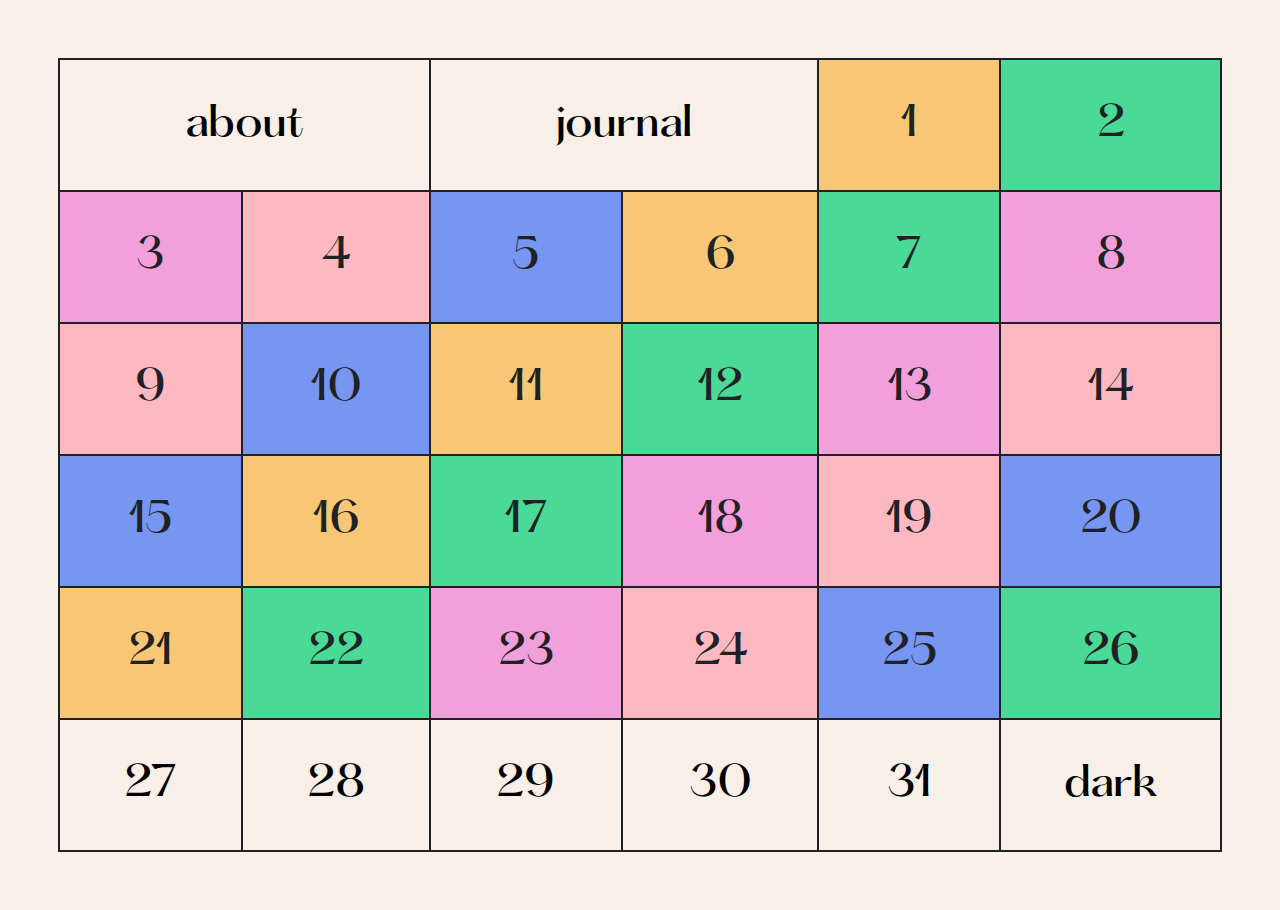
<file: index.html>
<!DOCTYPE html>
<html lang="en">
<head>
    <meta charset="UTF-8">
    <meta name="viewport" content="width=device-width, height=device-height, initial-scale=1.0">
    
    <title>pause</title>
<!-- CSS file link -->
    <link rel="stylesheet" href="style.css">
    
    <!-- Global site tag (gtag.js) - Google Analytics -->
<script async src="https://www.googletagmanager.com/gtag/js?id=G-QPN0B9W855"></script>
<script>
  window.dataLayer = window.dataLayer || [];
  function gtag(){dataLayer.push(arguments);}
  gtag('js', new Date());

  gtag('config', 'G-QPN0B9W855');
</script>
    
</head>





<body>
<!-- Javascript file link -->
    <script src="script.js"></script>
    

  <!-- all the classes for each date go here -->
<div class="grid-container">

<!-- navbar links -->
<div onclick="location.href='about.html'" style="cursor:pointer" class="about">about</div>
<div onclick="location.href='contact.html'" style="cursor:pointer" class="contact">journal</div>
 

<!------------------------------------------------>
<!------------------- ALL DATES ------------------>
<!------------------------------------------------>

<!-- MAY 1 -->
  <div onclick="may1()" class="item1">1</div>
  <script>
  if ((getDay1 >= 1)  ){
    day1[0].style.background='#f7c775'; day1[0].style.color='#202124'; day1[0].style.cursor='pointer';
    } else {
      day1[0].body;
    }
</script> 

<!-- MAY 2 -->
  <div onclick="may2()" class="item2">2</div>
  <script>
  if ((getDay1 >= 2)  ){
    day2[0].style.background='#4ad996'; day2[0].style.color='#202124'; day2[0].style.cursor='pointer';
    } else {
      day2[0].body;
    }
</script>

<!-- MAY 3 -->
  <div onclick="may3()" class="item3">3</div>
  <script>
  if ((getDay1 >= 3)  ){
    day3[0].style.background='#f2a0dc'; day3[0].style.color='#202124'; day3[0].style.cursor='pointer';
    } else {
  day3[0].body;
  }
</script>

<!-- MAY 4 -->
  <div onclick="may4()" class="item4">4</div>
  <script>
  if ((getDay4 >= 4)  ){
    day4[0].style.background='#feb8c2'; day4[0].style.color='#202124'; day4[0].style.cursor='pointer';
    } else {
  day4[0].body;
  }
</script>

<!-- MAY 5 -->
  <div onclick="may5()" class="item5">5</div>
  <script>
  if ((getDay5 >= 5)  ){
    day5[0].style.background='#7796f2'; day5[0].style.color='#202124'; day5[0].style.cursor='pointer';
  } else {
  day5[0].body;
  }
</script>

<!-- MAY 6 -->
  <div onclick="may6()" class="item6">6</div>
  <script>
  if ((getDay6 >= 6)    ){
    day6[0].style.background='#f7c775'; day6[0].style.color='#202124'; day6[0].style.cursor='pointer';
  } else {
  day6[0].body;
  }
</script>

<!-- MAY 7 -->
  <div onclick="may7()" class="item7">7</div>
  <script>
  if ((getDay7 >= 7)  ){
    day7[0].style.background='#4ad996'; day7[0].style.color='#202124'; day7[0].style.cursor='pointer';
  } else {
  day7[0].body;
  }
</script>

<!-- MAY 8 -->
  <div onclick="may8()" class="item8">8</div>
  <script>
  if ((getDay8 >= 8)  ){
    day8[0].style.background='#f2a0dc'; day8[0].style.color='#202124'; day8[0].style.cursor='pointer';
  } else {
  day8[0].body;
  }
</script>

<!-- MAY 9 -->
  <div onclick="may9()" class="item9">9</div>
  <script>
  if ((getDay9 >= 9)  ){
    day9[0].style.background='#feb8c2'; day9[0].style.color='#202124'; day9[0].style.cursor='pointer';
  } else {
  day9[0].body;
  }
</script>

<!-- MAY 10 -->
  <div onclick="may10()" class="item10">10</div>
  <script>
  if ((getDay10 >= 10)  ){
    day10[0].style.background='#7796f2'; day10[0].style.color='#202124'; day10[0].style.cursor='pointer';
  } else {
  day10[0].body;
  }
</script>

<!-- MAY 11 -->
  <div onclick="may11()" class="item11">11</div>
  <script>
  if ((getDay11 >= 11)  ){
    day11[0].style.background='#f7c775'; day11[0].style.color='#202124'; day11[0].style.cursor='pointer';
  } else {
  day11[0].body;
  }
</script>

<!-- MAY 12 -->
  <div onclick="may12()" class="item12">12</div>
  <script>
  if ((getDay12 >= 12)  ){
    day12[0].style.background='#4ad996'; day12[0].style.color='#202124'; day12[0].style.cursor='pointer';
  } else {
  day12[0].body;
  }
</script>

<!-- MAY 13 -->
  <div onclick="may13()" class="item13">13</div>
  <script>
  if ((getDay13 >= 13)  ){
    day13[0].style.background='#f2a0dc'; day13[0].style.color='#202124'; day13[0].style.cursor='pointer';
  } else {
  day13[0].body;
  }
</script>

<!-- MAY 14 -->
  <div onclick="may14()" class="item14">14</div>
  <script>
   if ((getDay14 >= 14)  ){
    day14[0].style.background='#feb8c2'; day14[0].style.color='#202124'; day14[0].style.cursor='pointer';
  } else {
  day14[0].body;
  }
</script>

<!-- MAY 15 -->
  <div onclick="may15()" class="item15">15</div>
  <script>
  if ((getDay15 >= 15)  ){
    day15[0].style.background='#7796f2'; day15[0].style.color='#202124'; day15[0].style.cursor='pointer';
  } else {
  day15[0].body;
  }
</script>

<!-- MAY 16 -->
  <div onclick="may16()" class="item16">16</div>
  <script>
  if ((getDay16 >= 16)  ){
    day16[0].style.background='#f7c775'; day16[0].style.color='#202124'; day16[0].style.cursor='pointer';
  } else {
  day16[0].body;
  }
</script>

<!-- MAY 17 -->
  <div onclick="may17()" class="item17">17</div>
  <script>
  if ((getDay17 >= 17)  ){
    day17[0].style.background='#4ad996'; day17[0].style.color='#202124'; day17[0].style.cursor='pointer';
  } else {
  day17[0].body;
  }
</script>

<!-- MAY 18 -->
  <div onclick="may18()" class="item18">18</div>
  <script>
  if ((getDay18 >= 18)  ){
    day18[0].style.background='#f2a0dc'; day18[0].style.color='#202124'; day18[0].style.cursor='pointer';
  } else {
  day18[0].body;
  }
</script>

<!-- MAY 19 -->
  <div onclick="may19()" class="item19">19</div>
  <script>
  if ((getDay19 >= 19)  ){
    day19[0].style.background='#feb8c2'; day19[0].style.color='#202124'; day19[0].style.cursor='pointer';
  } else {
  day19[0].body;
  }
</script>

<!-- MAY 20 -->
  <div onclick="may20()" class="item20">20</div>
  <script>
  if ((getDay20 >= 20)  ){
    day20[0].style.background='#7796f2'; day20[0].style.color='#202124'; day20[0].style.cursor='pointer';
  } else {
  day20[0].body;
  }
</script>

<!-- MAY 21 -->
  <div onclick="may21()" class="item21">21</div>
  <script>
  if ((getDay21 >= 21)  ){
    day21[0].style.background='#f7c775'; day21[0].style.color='#202124'; day21[0].style.cursor='pointer';
  } else {
  day21[0].body;
  }
</script>

<!-- MAY 22 -->
  <div onclick="may22()" class="item22">22</div>
  <script>
  if ((getDay22 >= 22)  ){
    day22[0].style.background='#4ad996'; day22[0].style.color='#202124'; day22[0].style.cursor='pointer';
  } else {
  day22[0].body;
  }
</script>

<!-- MAY 23 -->
  <div onclick="may23()" class="item23">23</div>
  <script>
  if ((getDay23 >= 23)  ){
    day23[0].style.background='#f2a0dc'; day23[0].style.color='#202124'; day23[0].style.cursor='pointer';
  } else {
  day23[0].body;
  }
</script>

<!-- MAY 24 -->
  <div onclick="may24()" class="item24">24</div>
  <script>
  if ((getDay24 >= 24)  ){
    day24[0].style.background='#feb8c2'; day24[0].style.color='#202124'; day24[0].style.cursor='pointer';
  } else {
  day24[0].body;
  }
</script>

<!-- MAY 25 -->
  <div onclick="may25()" class="item25">25</div>
  <script>
  if ((getDay25 >= 25)  ){
    day25[0].style.background='#7796f2'; day25[0].style.color='#202124'; day25[0].style.cursor='pointer';
  } else {
  day25[0].body;
  }
</script>

<!-- MAY 26 -->
  <div onclick="may26()" class="item26">26</div>
  <script>
  if ((getDay26 >= 26)  ){
    day26[0].style.background='#4ad996'; day26[0].style.color='#202124'; day26[0].style.cursor='pointer';
  } else {
  day26[0].body;
  }
</script>

<!-- MAY 27 -->
  <div onclick="may27()" class="item27">27</div>
  <script>
  if ((getDay27 >= 27)  ){
    day27[0].style.background='#4ad996'; day27[0].style.color='#202124'; day27[0].style.cursor='pointer';
  } else {
  day27[0].body;
  }
</script>

<!-- MAY 28 -->
  <div onclick="may28()" class="item28">28</div>
  <script>
  if ((getDay28 >= 28)  ){
    day28[0].style.background='#f2a0dc'; day28[0].style.color='#202124'; day28[0].style.cursor='pointer';
  } else {
  day28[0].body;
  }
</script>

<!-- MAY 29 -->
  <div onclick="may29()" class="item29">29</div>
  <script>
  if ((getDay29 >= 39) ){
    day29[0].style.background='#feb8c2'; day29[0].style.color='#202124'; day29[0].style.cursor='pointer';
  } else {
  day29[0].body;
  }
</script>

<!-- MAY 30 -->
  <div onclick="may30()" class="item30">30</div>
  <script> 
  if ((getDay30 >=  30) ){
    day30[0].style.background='#7796f2'; day30[0].style.color='#202124'; day30[0].style.cursor='pointer';
  } else {
  day30[0].body;
  }
</script>

<!-- MAY 31 -->
  <div onclick="may31()" class="item31">31</div>
  <script>
  if ((getDay31 >= 31) ){
    day31[0].style.background='#4ad996'; day31[0].style.color='#202124'; day31[0].style.cursor='pointer';
  } else {
  day31[0].body;
  }
</script> 












<!--  could do a for loop 31 times to create divs. use string interpolation for class items -->
  
<!-- on click, run the functions which change to dark mode and toggle the text. 
     code adapted from https://www.w3schools.com/howto/tryit.asp?filename=tryhow_js_toggle_dark_mode
                     & https://www.w3schools.com/howto/howto_js_toggle_text.asp-->

  <div onclick="darkMode()"class="toggle"><div id="toggleDIV">dark</div></div>

  <!-- event listener on click usign dom method -->

</div>

<!-- <p id="DateToday"></p>

<script>
const d = new Date();
document.getElementById("DateToday").innerHTML = d.getDate();
 -->



<!-- </script> -->
</body>
</html>













<!-- stuff to ignore / tests  -->


  <!-- <a href="about.html">  <div class="item0">navbar links can go here</div></a> -->
</file>
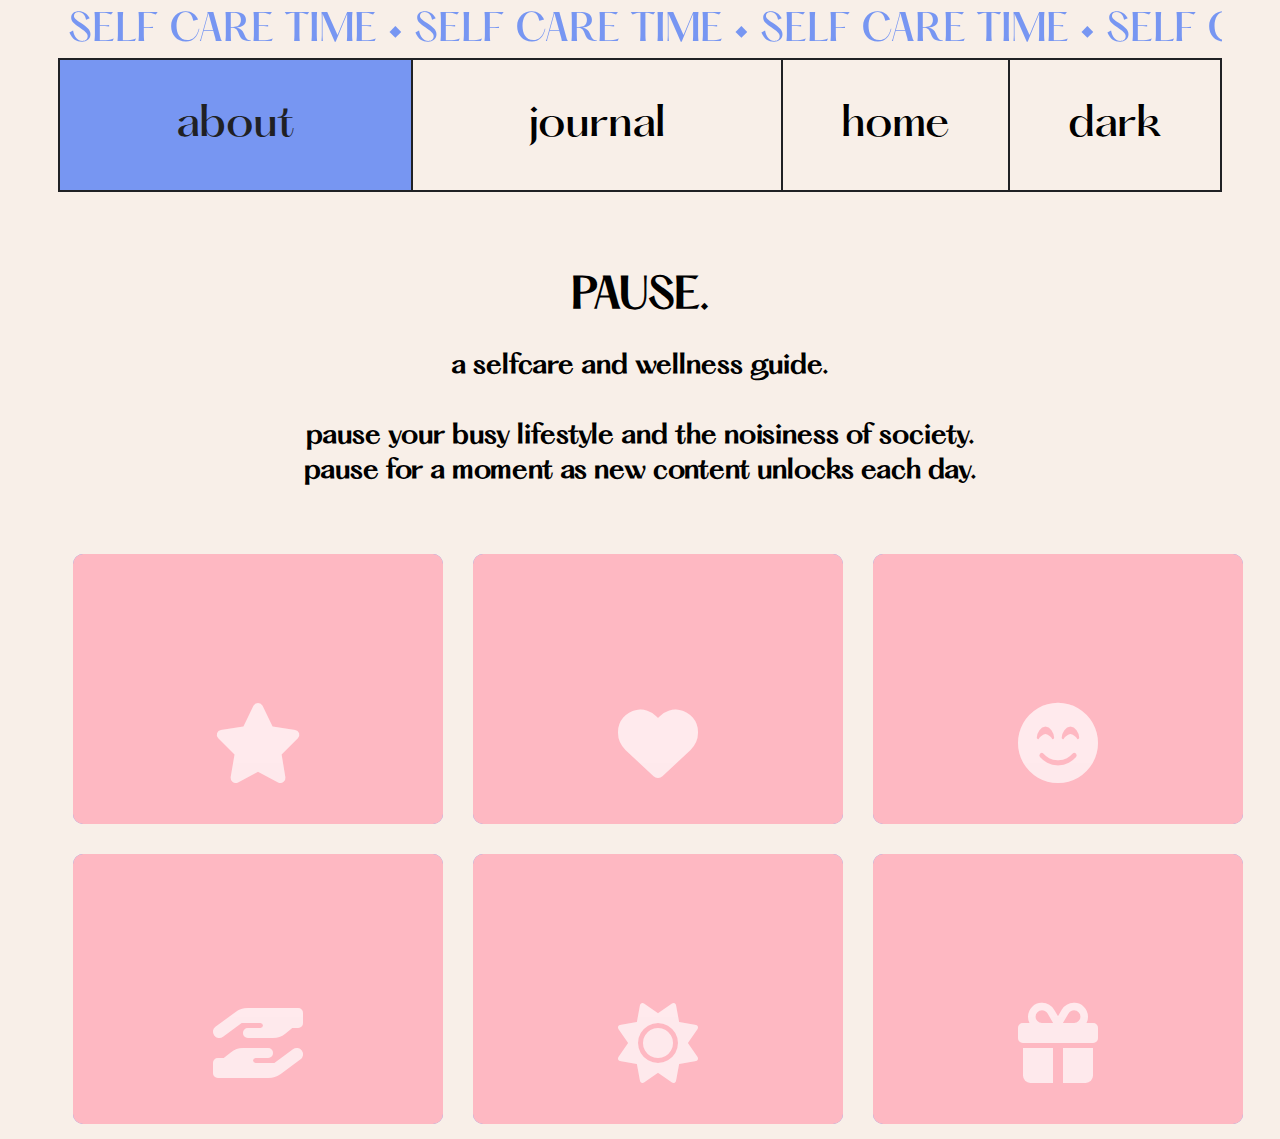
<file: about.html>
<!DOCTYPE html>
<html lang="en">
<head>
    <meta charset="UTF-8">
    <meta name="viewport" content="width=device-width, initial-scale=1.0">
    <title>pause</title>
    <link rel="stylesheet" href="about.css">
    <link rel="stylesheet" href="https://cdnjs.cloudflare.com/ajax/libs/font-awesome/6.1.1/css/all.min.css">
</head>


<body>

<!-- TEST. scrolling text (marquee). reference can be found here: https://www.w3schools.in/html/marquee-tag -->
  
<div class="marquee">
    <div class="track">
      <div class="content" >&nbsp;SELF CARE TIME • SELF CARE TIME • SELF CARE TIME • SELF CARE TIME • SELF CARE TIME • SELF CARE TIME • SELF CARE TIME • SELF CARE TIME • </div>
    </div>
  </div>


<!-- NAVBAR CONTENT -->
<div class="navBar">
    <div onclick="location.href='about.html'" style="cursor:pointer; background-color: #7796f2; color: #202124;" class="about">about</div>
    <!-- inline css to indicate page to users -->
<div onclick="location.href='contact.html'" style="cursor:pointer;" class="contact">journal</div>
    <div onclick="location.href='index.html'" style="cursor:pointer" class="back">home</div>
    <div onclick="darkMode()"class="toggle"><div id="toggleDIV">dark</div></div>
</div>


<div class="pauseTitle"><h1>PAUSE.</h1></div>
<div class="pauseContent"><h2>a selfcare and wellness guide. <br><br>pause your busy lifestyle and the noisiness of society.<br>pause for a moment as new content unlocks each day.</h2></div>

    <div class="container">
        <div class="box">
            <div class="icon"><i class="fa fa-star"></i></div>
            <div class="content">
                <h3>self awareness</h3>
                <p> take the time to understand your thoughts and feelings and how they manifest within you </p>
                <p> acknowledge your thoughts and feelings instead of faking it </p>
            </div>
        </div>
    </div>
    <div class="container">
         <div class="box">
            <div class="icon"><i class="fa fa-heart"></i></div>
            <div class="content">
                <h3>self care</h3>
                <p> this is the action you take to take care of your health and wellbeing </p>
                <p> it incorporates the basics like what you eat and drink as well as the things you do to stay fit and healthy</p>
            </div>
        </div>  
    </div>
     <div class="container">
        <div class="box">
            <div class="icon"><i class="fa fa-face-smile-beam"></i></div>
            <div class="content">
                <h3>importance</h3>
                <p> being self-aware and taking care of yourself puts you in control of your life and body </p>
                <p> they put the things that matter to you first and can contribute to your happiness and wellbeing</p>
            </div>
        </div>
    </div>
    <div class="container">
         <div class="box">
            <div class="icon"><i class="fa fa-hand-holding-hand" aria-hidden="true"></i></div>
            <div class="content">
                <h3>sharing with others</h3>
                <p> being open and honest with others is a great way to lift the pressure and reduce stigma around mental health concerns </p>
                <p>sharing creates a positive and supportive environment in your life</p>
            </div>
        </div>
    </div>
     <div class="container">
        <div class="box">
            <div class="icon"><i class="fa fa-sun" aria-hidden="true"></i></div>
            <div class="content">
                <h3>breathe and stretch</h3>
                <p> start your day by stetching your muscles and taking a few deep, controlled  breaths</p>
                <p>this allows your body to adjust to the day and is a gentle and effective way to wake up</p>
             </div>
        </div>
    </div>
    <div class="container">
        <div class="box">
            <div class="icon"><i class="fa fa-gift" aria-hidden="true"></i></div>
            <div class="content">
                <h3>do something you enjoy</h3>
                <p> it is important to treat yourself and do something that makes you happy </p>
                <p> this can remind you that there is something to be grateful for, even in hard times </p>
            </div>
        </div>
    </div>



<!-- Javascript file link -->
<script src="script.js"></script>

</body>
</html>
</file>
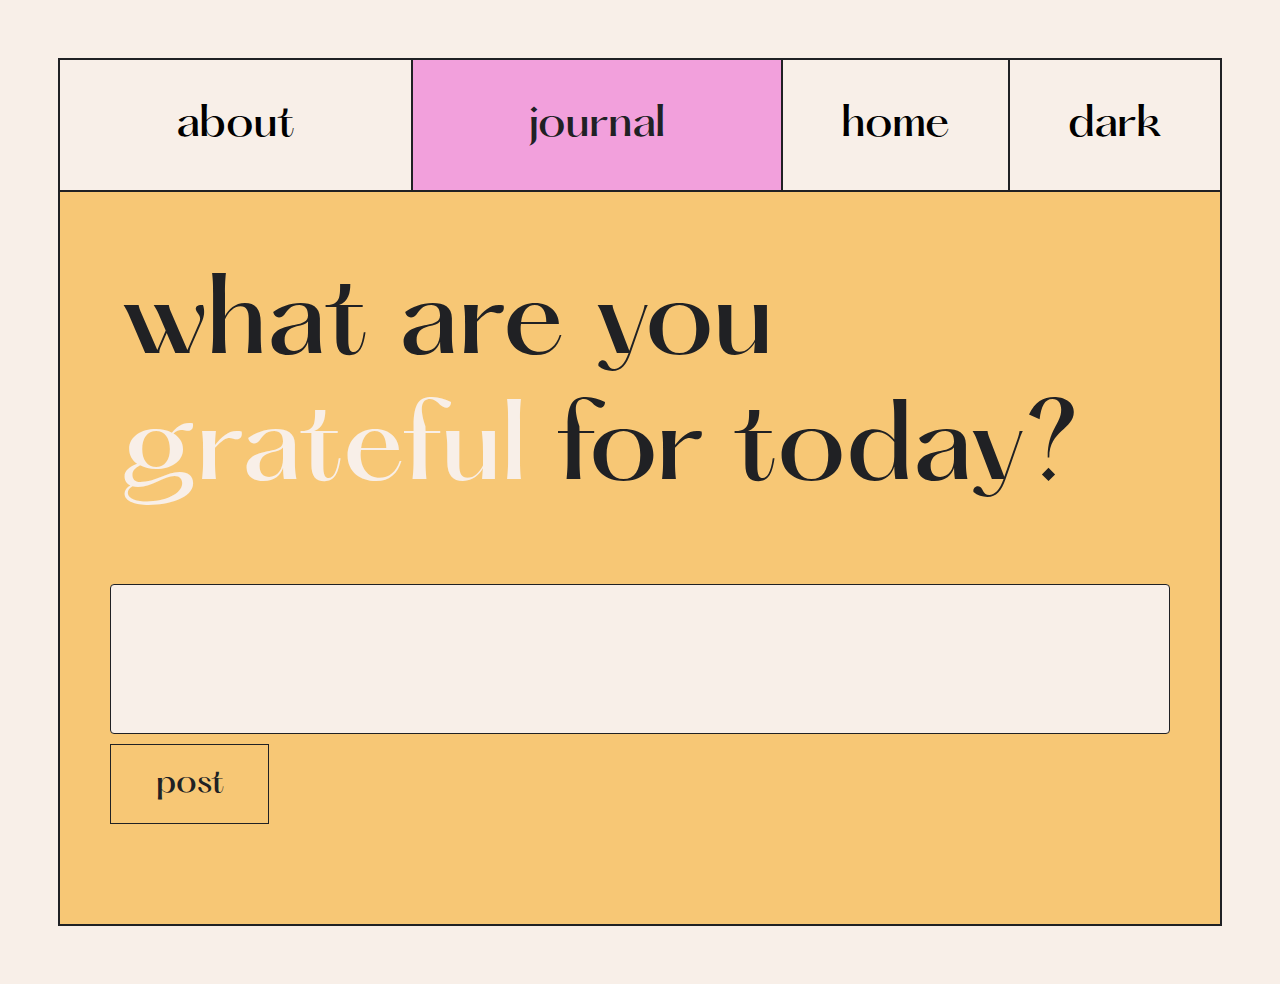
<file: contact.html>
<!DOCTYPE html>
<html lang="en">
<head>
    <meta charset="UTF-8">
    <meta name="viewport" content="width=device-width, initial-scale=1.0">
    <title>pause</title>
    <link rel="stylesheet" href="journal.css">

    <!-- typeface -->
    <link rel="preconnect" href="https://fonts.googleapis.com">
    <link rel="preconnect" href="https://fonts.gstatic.com" crossorigin>
    <link href="https://fonts.googleapis.com/css2?family=Lato:wght@300;400&display=swap" rel="stylesheet">

</head>
<body>
<!-- Javascript file link -->

<!-- NAVBAR CONTENT -->
<div class="navBar">
    <div onclick="location.href='about.html'" style="cursor:pointer" class="about">about</div>
    <!-- inline css to indicate page to users -->
<div onclick="location.href='contact.html'" style="cursor:pointer; background-color: #F2A0DC; color: #202124 ;" class="contact">journal</div>
    <div onclick="location.href='index.html'" style="cursor:pointer" class="back">home</div>
    <div onclick="darkMode()"class="toggle"><div id="toggleDIV">dark</div></div>
</div>


<!-- JOURNAL TEXTAREA CONTENT -->
<div class="journalContainer">
    <!-- <label for="comment" name="comment" style="font-size:100px;">what are you <br> <span style="font-family:GrandSlang; font-style:italic;">grateful</span> &nbspfor today?</label> -->
    <label for="comment" name="comment" style="font-size:100px;">what are you <br><span class="grateful";">grateful</span> for today?</label>

      

   
    <textarea id="comment"></textarea>
    <button id="addComments">post</button>
    <div id="allComments"></div>
</div>

<script src="journal.js"></script>



  
</body>
</html>
</file>
<file: style.css>
/* loads the font file */
@font-face {
    font-family: "PPHatton";
    src: url("PPHatton-Medium.otf") format("opentype");
    font-style: "medium";
  }

  @font-face {
    font-family: "PPHattonBold";
    src: url("PPHatton-Bold.otf") format("opentype");
    font-style: bold;
  }



/* general body styling, the stuff 'behind' the grid */

body {
    background-color: #f8efe8;
    padding: 50px;
    overflow-y: scroll; 
    -ms-overflow-style: none;  /* IE and Edge */
    scrollbar-width: none;  /* Firefox */
  }

  body::-webkit-scrollbar{
    display:none;
}

/* ----- dark mode style ----- */
.dark-mode {
    background-color: #202124;
    padding: 50px;
  }

.dark-mode .grid-container > div {
    background-color: #202124;
    color: #f8efe8;
  }

.dark-mode .grid-container {
    background-color: #f8efe8;
  }




/* refer to https://www.w3schools.com/css/css_grid.asp for more on grids  */

.grid-container {
  display: grid;

  grid-template-columns: auto auto auto;
  gap: 2px;
  background-color: #202124; 
  font-family: "PPHatton";
  padding: 2px;
}

.grid-container > div {
  background-color: #f8efe8; 
  text-align: center;
  padding: 40px 0;
  font-size: 40px;
}



/* navBar includes about, contact and back buttons across all html pages */

.navBar {
  display: grid;
  grid-template-columns: auto auto auto;
  gap: 2px;
  background-color: #202124; 
  font-family: "PPHatton";
  padding: 2px;
}

.navBar > div {
  background-color: #f8efe8;
  text-align: center;
  padding: 40px 0;
  font-size: 40px;
}

/* positions dark mode button in navbar*/
.navBar .toggle{
  grid-column-start: 6;  
  grid-column-end: 7;
}

/* positions back button in navbar */
.navBar .back {
  grid-column-start: 5;  
  grid-column-end: 6;
   /* border-top-left-radius: 2cm; */

}

/* dark mode styling for navBar */
.dark-mode .navBar {
    background-color: #f8efe8; 

}

.dark-mode .navBar > div {
  background-color: #202124;
  color: #f8efe8;
  text-align: center;
  padding: 40px 0;
  font-size: 40px;
}




/* ----- styling for back button interactions ----- */
.back:hover{
  background-color:#4AD996;
  background-image:
  linear-gradient(
    #4ad996, #f8efe8
  );
  cursor: pointer;
}

.dark-mode .back:hover{
 
  background-color:#4AD996;
  background-image:
  linear-gradient(
    #4ad996, #f8efe8
  );
  cursor: pointer;
  color: #202124;
}


/* ----- postion and styling for about button -----  */
.about {
    grid-column-start: 1;  
    grid-column-end: 3;
  }

  /* light mode */
 .about:hover{
    /* background-color:#c8d68b; */
    background-color: #7796F2;
    background-image:
    linear-gradient(
      #7796F2, #f8efe8
    );
    cursor: pointer;
 }

 /* dark mode */
 .dark-mode .about:hover{
   color: #202124;
    background-color: #7796F2;
    background-image:
    linear-gradient(
      #7796F2, #202124
    );
    cursor: pointer;
 }



/* stretches 'contact us' box */
.contact {
    grid-column-start: 3;  
    grid-column-end: 5;
     /* border-top-left-radius: 2cm; */
  }

  /* contact link hover state in light mode */
 .contact:hover{
    /* background-color:#c0aeed; */

    /* syntax for linear gradient on hover */
    background-color: #F2A0DC;
    background-image:
      linear-gradient(
        #F2A0DC, #f8efe8
      );
    cursor: pointer;
 }

 /* contact link hover state in dark mode */
 .dark-mode .contact:hover{
  background-color: #F2A0DC;
  background-image:
    linear-gradient(
      #F2A0DC, #202124
    );
    cursor: pointer;
    color: #202124;
 }

 .dark-mode .contact{
    background-color:#202124;
    cursor: pointer;
 }









 /* dark mode link hover state */
 .toggle:hover{
    background-color: #202124;
    color: #f8efe8;
    cursor: pointer;
 }

  /* hover state to go back to light mode */    
  .dark-mode .toggle:hover{
    background-color: #f8efe8;
    color: #202124;
    cursor: pointer;
    /* find out how to change the text or symbol from light mode to dark mode */
 }


  /* stretches box 02 */
.item02 {
    grid-column-start: 3;  
    grid-column-end: 5;
  }

.item1 {
    grid-column-end: 6;
  }


/* puts day 2 second last  */
.item2 {
    grid-column-end: 7;
    
  }
</file>
<file: about.css>
/* loads the font file */
@font-face {
  font-family: "PPHatton";
  src: url("PPHatton-Medium.otf") format("opentype");
  font-style: "medium";
}
 
 /* CSS code for about page goes here */

body {
  background-color: #f8efe8;
  padding: 50px;
  overflow-y: scroll; 
  -ms-overflow-style: none;  /* IE and Edge */
  scrollbar-width: none;  /* Firefox */
  font-family: "PPHatton";
  
}

body::-webkit-scrollbar{
  display:none;
}




/* PAUSE */


body > div.pauseTitle > h1{
  text-align: center;
  font-size: 40px;
  margin-top: 80px;
}

/* about sentence */

body > div.pauseContent > h2{
  text-align: center;
  font-size: 25px;
  line-height: 35px;
}

/* 
 .center {
  display: block;
  margin-left: auto;
  margin-right: auto;
  width: 100%;
} */

.marquee {
  position: relative;
  width: 100vw;
  max-width: 100%;
  font-size: 36px;
  height: 50px;
  overflow-x: hidden;
  color: #7796F2;
}

.track {
  position: absolute;
  white-space: nowrap;
  will-change: transform;
  animation: marquee 32s linear infinite;
}

@keyframes marquee {
  from { transform: translateX(0); }
  to { transform: translateX(-50%); }
}

body{
  padding-left: 50px;
  padding-right: 50px;
  padding-top: 0;
  font-family: "PPHatton";
  color: black;
}





/* ----- dark mode style ----- */
.dark-mode {
  background-color: #202124;
  padding-left: 50px;
  padding-right: 50px;
  padding-top: 0;
  color: #f8efe8;
}


/* navBar includes about, contact and back buttons across all html pages */

.navBar {
display: grid;
grid-template-columns: auto auto auto;
gap: 2px;
background-color: #202124; 

padding: 2px;
}

.navBar > div {
background-color: #f8efe8;
text-align: center;
padding: 40px 0;
font-size: 40px;
}

/* positions dark mode button in navbar*/
.navBar .toggle{
grid-column-start: 6;  
grid-column-end: 7;
}

/* positions back button in navbar */
.navBar .back {
grid-column-start: 5;  
grid-column-end: 6;
 /* border-top-left-radius: 2cm; */

}

/* dark mode styling for navBar */
.dark-mode .navBar {
  background-color: #f8efe8; 

}

.dark-mode .navBar > div {
background-color: #202124;
color: #f8efe8;
text-align: center;
padding: 40px 0;
font-size: 40px;
}


/* ----- styling for back button interactions ----- */
.back:hover{
background-color:#4AD996;
background-image:
linear-gradient(
  #4ad996, #f8efe8
);

cursor: pointer;
}

.dark-mode .back:hover{
  color:#202124;
background-color:#4AD996;
background-image:
linear-gradient(
  #4ad996, #202124
);
cursor: pointer;
}


/* ----- postion and styling for about button -----  */
.about {
  grid-column-start: 1;  
  grid-column-end: 3;
}

/* light mode */
.about:hover{
  /* background-color:#c8d68b; */
  background-color: #7796F2;
  background-image:
  linear-gradient(
    #7796F2, #f8efe8
  );
  cursor: pointer;
}

/* dark mode */
.dark-mode .about:hover{

  background-color: #7796F2;
  background-image:
  linear-gradient(
    #7796F2, #202124
  );
  cursor: pointer;
  color: #202124;
}



/* stretches 'contact us' box */
.contact {
  font-family: "PPHatton";
  grid-column-start: 3;  
  grid-column-end: 5;
   /* border-top-left-radius: 2cm; */
}

/* contact link hover state in light mode */
.contact:hover{
  /* background-color:#c0aeed; */

  /* syntax for linear gradient on hover */
  background-color: #F2A0DC;
  background-image:
    linear-gradient(
      #F2A0DC, #f8efe8
    );
  cursor: pointer;
}

/* contact link hover state in dark mode */
.dark-mode .contact:hover{
background-color: #F2A0DC;
color: #202124;
background-image:
  linear-gradient(
    #F2A0DC, #202124
  );
  cursor: pointer;
}

.dark-mode .contact{
  background-color:#202124;
  cursor: pointer;
}

/* dark mode link hover state */
.toggle:hover{
  background-color: #202124;
  color: #f8efe8;
  cursor: pointer;
}

/* hover state to go back to light mode */    
.dark-mode .toggle:hover{
  background-color: #f8efe8;
  color: #202124;
  cursor: pointer;
  /* find out how to change the text or symbol from light mode to dark mode */
}



.container{
  position: relative;
  width: 1200px;
  height: 0px;
  margin: 50px auto;
 

}

.container .box{
  position: relative;
  width: calc(400px - 30px);
  height: calc(300px - 30px);
  background: #000;
  float: left;
  margin: 15px;
  box-sizing: border-box;
  overflow: hidden;
  border-radius: 10px;
}

.container .box .icon{
  position: absolute;
  top: 0;
  left: 0;
  width: 100%;
  height: 100%;
  background: #FEB8C2;
  transition: .5s;
  z-index: 1;
}

.container .box:hover .icon{
  top: 25px;
  left: 150px;
  width: 80px;
  height: 80px;
  border-radius: 50%;

}

.container .box .icon .fa{
  position: absolute;
  top: 70%;
  left: 50%;
  transform: translate(-50%, -50%);
  font-size: 80px;
  transition: 0.5s;
  color: #fff;
  opacity: 0.7;
}

.container .box:hover .icon .fa{
  font-size: 40px;
}

.container .box .content{
  position: absolute;
  top:100%;
  height: calc(100% - 100px);
  padding: 20px;
  box-sizing: border-box;
  transition: 0.5s;
  opacity: 0;
}

.container .box:hover .content{
  top: 100px;
  opacity: 0.7;
}

/* header in boxes */
.container .box .content h3{
  margin: 0 0 10px;
  padding: 0;
  color: #fff;
  font-size: 24px;
  
}

.container .box .content p{
  margin: 0 0 10px;
  padding: 0;
  color: #fff;
  font-family: 'Lato', sans-serif;
}

.container .box:nth-child(1).icon
{
  background: pink;
}

.container .box:nth-child(1)
{
  background: #7796F2;
}
</file>
<file: journal.css>
/* loads the font file */
@font-face {
    font-family: "PPHatton";
    src: url("PPHatton-Medium.otf") format("opentype");
    font-style: "medium";
  }

  @font-face {
    font-family: "PPHattonLight";
    src: url("PPHatton-Ultralight.otf") format("opentype");
    font-style: "light";
  }

  @font-face {
    font-family: "GrandSLang";
    src: url("GrandSlang-Italic.otf") format("opentype");
    font-style: "italic";
  }

  @font-face {
    font-family: "GrandSLang";
    src: url("GrandSlang-Roman.otf") format("opentype");
    font-style: "roman";
  }


  

/* general body styling, the stuff 'behind' the grid */

body {
    background-color: #f8efe8;
    padding: 50px;
    overflow-y: scroll; 
    -ms-overflow-style: none;  /* IE and Edge */
    scrollbar-width: none;  /* Firefox */
  }

  body::-webkit-scrollbar{
      display:none;
  }

/* ----- dark mode style ----- */
.dark-mode {
    background-color: #202124;
    padding: 50px;
  }

.dark-mode .grid-container > div {
    background-color: #202124;
    color: #f8efe8;
  }

.dark-mode .grid-container {
    background-color: #f8efe8;
  }




/* refer to https://www.w3schools.com/css/css_grid.asp for more on grids  */

.grid-container {
  display: grid;

  grid-template-columns: auto auto auto;
  gap: 2px;
  background-color: #202124; 
  font-family: "PPHatton";
  padding: 2px;
}

.grid-container > div {
  background-color: #f8efe8; 
  text-align: center;
  padding: 40px 0;
  font-size: 40px;
}



/* navBar includes about, contact and back buttons across all html pages */

.navBar {
  display: grid;
  grid-template-columns: auto auto auto;
  gap: 2px;
  background-color: #202124; 
  font-family: "PPHatton";
  padding: 2px;
}

.navBar > div {
  background-color: #f8efe8;
  text-align: center;
  padding: 40px 0;
  font-size: 40px;
}

/* positions dark mode button in navbar*/
.navBar .toggle{
  grid-column-start: 6;  
  grid-column-end: 7;
}

/* positions back button in navbar */
.navBar .back {
  grid-column-start: 5;  
  grid-column-end: 6;
   /* border-top-left-radius: 2cm; */

}

/* dark mode styling for navBar */
.dark-mode .navBar {
    background-color: #f8efe8; 

}

.dark-mode .navBar > div {
  background-color: #202124;
  color: #f8efe8;
  text-align: center;
  padding: 40px 0;
  font-size: 40px;
}




/* ----- styling for back button interactions ----- */
.back:hover{
  background-color:#4AD996;
  background-image:
  linear-gradient(
    #4ad996, #f8efe8
  );
  
  cursor: pointer;
}

.dark-mode .back:hover{
    color:#202124;
  background-color:#4AD996;
  background-image:
  linear-gradient(
    #4ad996, #202124
  );
  cursor: pointer;
}


/* ----- postion and styling for about button -----  */
.about {
    grid-column-start: 1;  
    grid-column-end: 3;
  }

  /* light mode */
 .about:hover{
    /* background-color:#c8d68b; */
    background-color: #7796F2;
    background-image:
    linear-gradient(
      #7796F2, #f8efe8
    );
    cursor: pointer;
 }

 /* dark mode */
 .dark-mode .about:hover{

    background-color: #7796F2;
    background-image:
    linear-gradient(
      #7796F2, #202124
    );
    cursor: pointer;
    color: #202124;
 }



/* stretches 'contact us' box */
.contact {
    grid-column-start: 3;  
    grid-column-end: 5;
     /* border-top-left-radius: 2cm; */
  }

  /* contact link hover state in light mode */
 .contact:hover{
    /* background-color:#c0aeed; */

    /* syntax for linear gradient on hover */
    background-color: #F2A0DC;
    background-image:
      linear-gradient(
        #F2A0DC, #f8efe8
      );
    cursor: pointer;
 }

 /* contact link hover state in dark mode */
 .dark-mode .contact:hover{
  background-color: #F2A0DC;
  background-image:
    linear-gradient(
      #F2A0DC, #202124
    );
    cursor: pointer;
 }

 .dark-mode .contact{
    background-color:#202124;
    cursor: pointer;
 }

 /* dark mode link hover state */
 .toggle:hover{
    background-color: #202124;
    color: #f8efe8;
    cursor: pointer;
 }

  /* hover state to go back to light mode */    
  .dark-mode .toggle:hover{
    background-color: #f8efe8;
    color: #202124;
    cursor: pointer;
    /* find out how to change the text or symbol from light mode to dark mode */
 }







 /* STYLING FOR BOTTOM HALF OF PAGE */

 .journalContainer{
    padding: 50px;
    -webkit-box-sizing: border-box; 
    -moz-box-sizing: border-box; 
    box-sizing: border-box;
    /* margin-bottom: 10px; */
    font-family: "PPHatton";
    font-size: 30px;
    /* width: 100%; */
    display: flex;
    flex-direction: column;
    /* padding: 20px; */
   border: #202124 solid 2px;
   border-top: none;
   background-color: #f7c775;

 }

 .dark-mode .journalContainer{
    padding: 50px;
    -webkit-box-sizing: border-box; 
    -moz-box-sizing: border-box; 
    box-sizing: border-box;
    /* margin-bottom: 10px; */
    font-family: "PPHatton";
    font-size: 30px;
    /* width: 100%; */
    display: flex;
    flex-direction: column;
    /* padding: 20px; */
   border: #f8efe8 solid 2px;
   border-top: none;
   background-color: #202124;

 }

 input[type=text]:invalid {
    border: #202124 1px;
  } 


/* JOURNAL POSTS */
.journalContainer > div {
    width: 100%;
     display: flex; 
    flex-direction: row-reverse; 
    flex-wrap: wrap-reverse;
    flex-basis: auto;
    /* flex: 1; */
    /* margin-left: 20px; */
}

 /* WHAT ARE YOU GRATEFUL FOR TODAY? */

 .journalContainer > label{
  color: #202124 ;     
  text-align: left;
  padding: 20px 10px;
 }

 .dark-mode .journalContainer > label{
    color: #f8efe8 ;     
    text-align: left;
    padding: 20px 10px;
   }

 .journalContainer > label > span.grateful{
    color: #f8efe8;
   }

  .dark-mode .journalContainer > label > span.grateful{
    color: #F2A0DC;
   }



 



/* TEXTAREA BOX */
 #comment {
  width: 100%;
  height: 150px;
   /* font-size: 30px; */

   font-family: 'Lato', sans-serif;
font-size: 20px;
line-height: 32px;
   /* font-family: "PPHatton"; */
   background-color: #f8efe8;
   padding: 30px 40px;
   box-sizing: border-box;
   border: 1.5px solid #202124;
   border-radius: 4px;
margin-top: 50px;
   resize: none;
 }

.journalContainer #comment:hover{ 
    cursor: caret; 
    /* background-color: #c0aeed;     */
    /* background-color: #f7c775; */
    /* background-image:
    linear-gradient(
      #f7c775, #f8efe8
    ); */
 } 






/* JOURNAL POSTS */
.wrapper {
  /* margin-right: 5px; */
  padding: 5px;
  color: #202124;
  /* display: flex; */
  /* flex-direction: column; */
}

.wrapper > div{
padding: 40px ;
font-family: 'Lato', sans-serif;
font-size: 20px;
line-height: 32px;
background-color: #f8efe8;
color: #202124 ;
}

.dark-mode .wrapper > div{
    padding: 40px ;
    font-family: 'Lato', sans-serif;
    font-size: 20px;
    line-height: 32px;
    background-color: #F2A0DC;
    }

.dark-mode .wrapper {
    /* margin-right: 5px; */
    padding: 5px;
    color: #202124;
    /* display: flex; */
    /* flex-direction: column; */
  }

/* DATE */
.wrapper > button {
    font-family: 'Lato', sans-serif;
  margin-right: 5px;
  padding: 10px 0;
  background-color: #f7c775;
  color: #202124;
  /* font-size: 20px; */
  border: none;
  /* font-family: 'Montserrat', sans-serif; */
  font-size: 18px;
  margin-bottom: 15px;
  /* font-family: "PPHattonMedium"; */
}

.dark-mode .wrapper > button {
    margin-right: 5px;
    padding: 10px 0;
    background-color: #202124;
    color: #f8efe8;
    font-size: 18px;
    border: none;
  }

 

/* POST BUTTON */

#addComments {
    width: 15%;
    padding: 20px;
    background-color: #f7c775;
    color: #202124;
    font-size: 30px;
    font-family: "PPHatton";
    margin-bottom: 50px;
    margin-top: 10px;

    /* background-color: #f8efe8; */
   /* padding: 30px 40px; */
   box-sizing: border-box;
   border: 1.5px solid #202124;
   /* border-radius: 4px; */
}

/* hover state for add button */
#addComments:hover {
    padding: 20px;
    background-color: #F2A0DC;
    color: #202124;
    font-size: 30px;
    font-family: "PPHatton";
    cursor: pointer; 
}

.dark-mode #addComments {
    padding: 20px;
    background-color: #f8efe8;
    color: #202124;
    font-size: 30px;
    font-family: "PPHatton";
}


.dark-mode #addComments:hover {
    padding: 20px;
    background-color: #F2A0DC;
    color: #202124;
    font-size: 30px;
    font-family: "PPHatton";
}



/* –––––––––– */
/* REFERENCES */
/* –––––––––– */

/* HIDE SCROLLBAR: https://www.w3schools.com/howto/howto_css_hide_scrollbars.asp */
</file>
